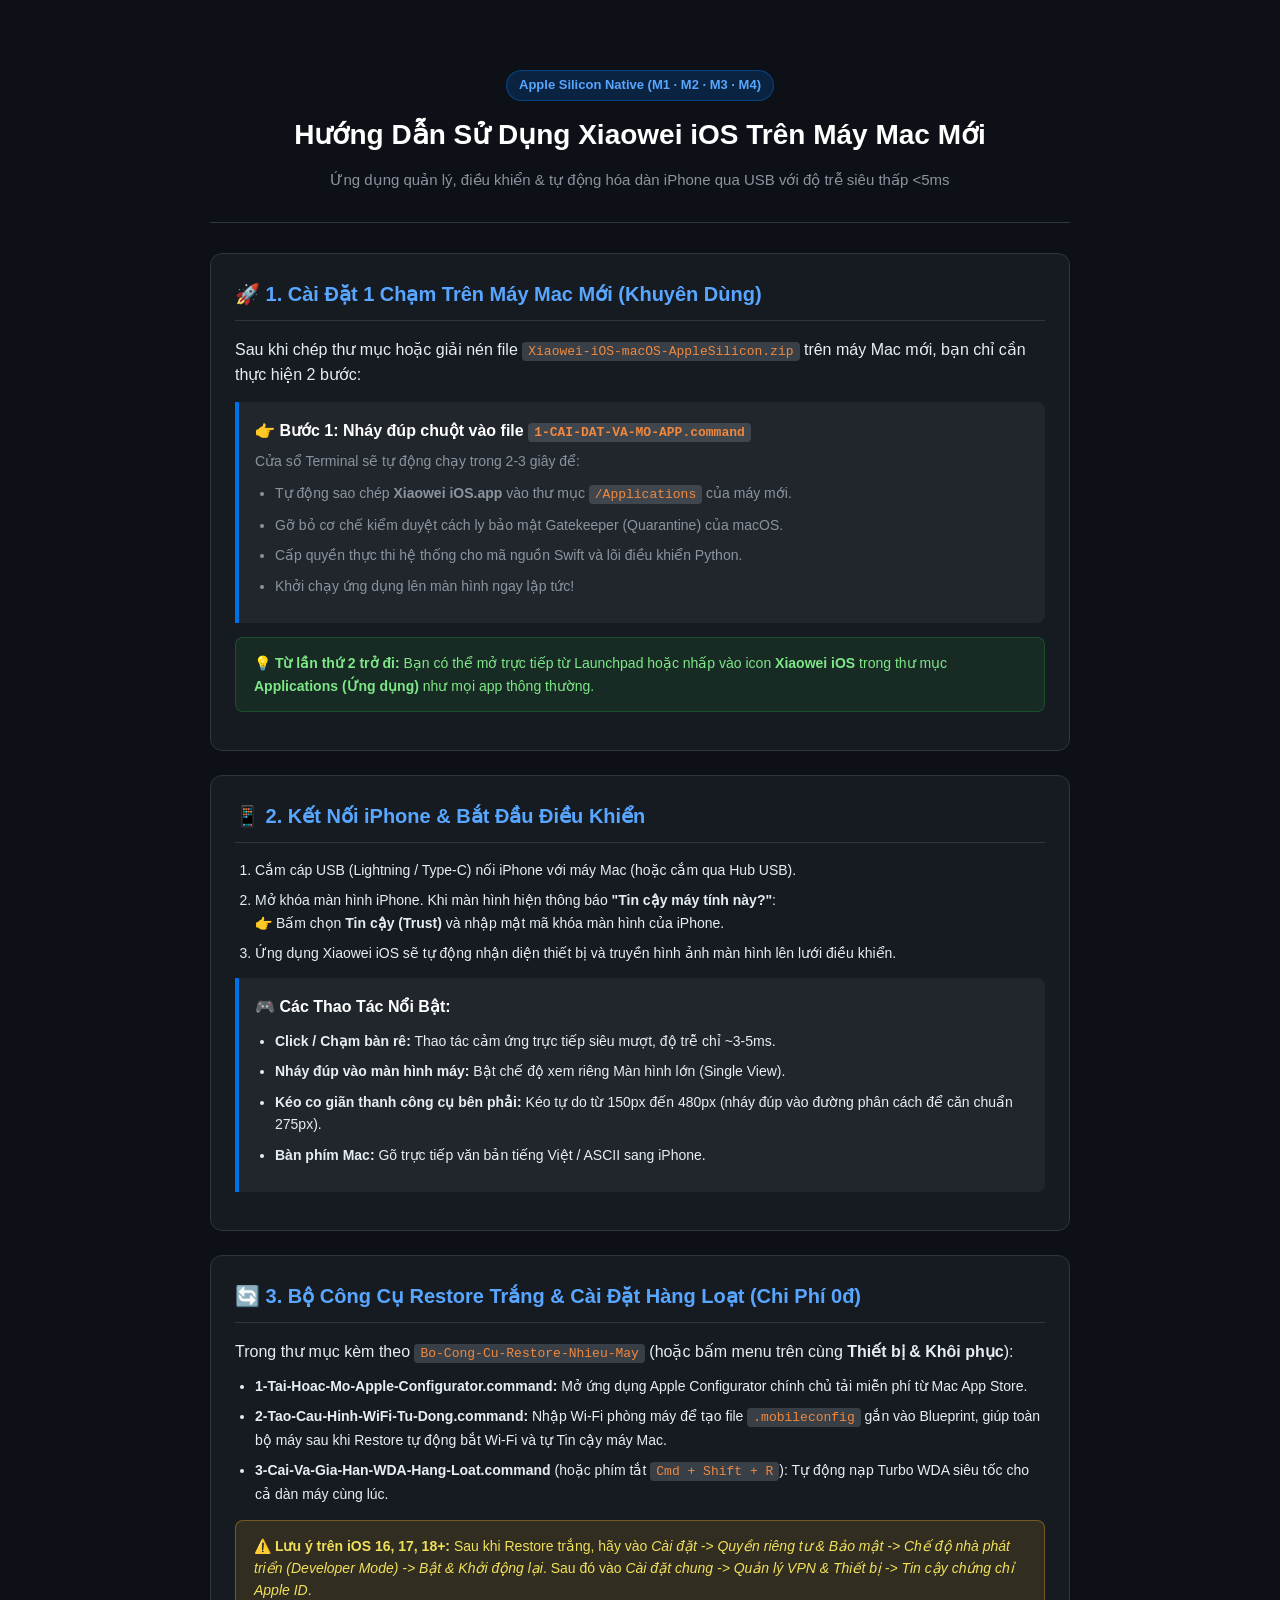
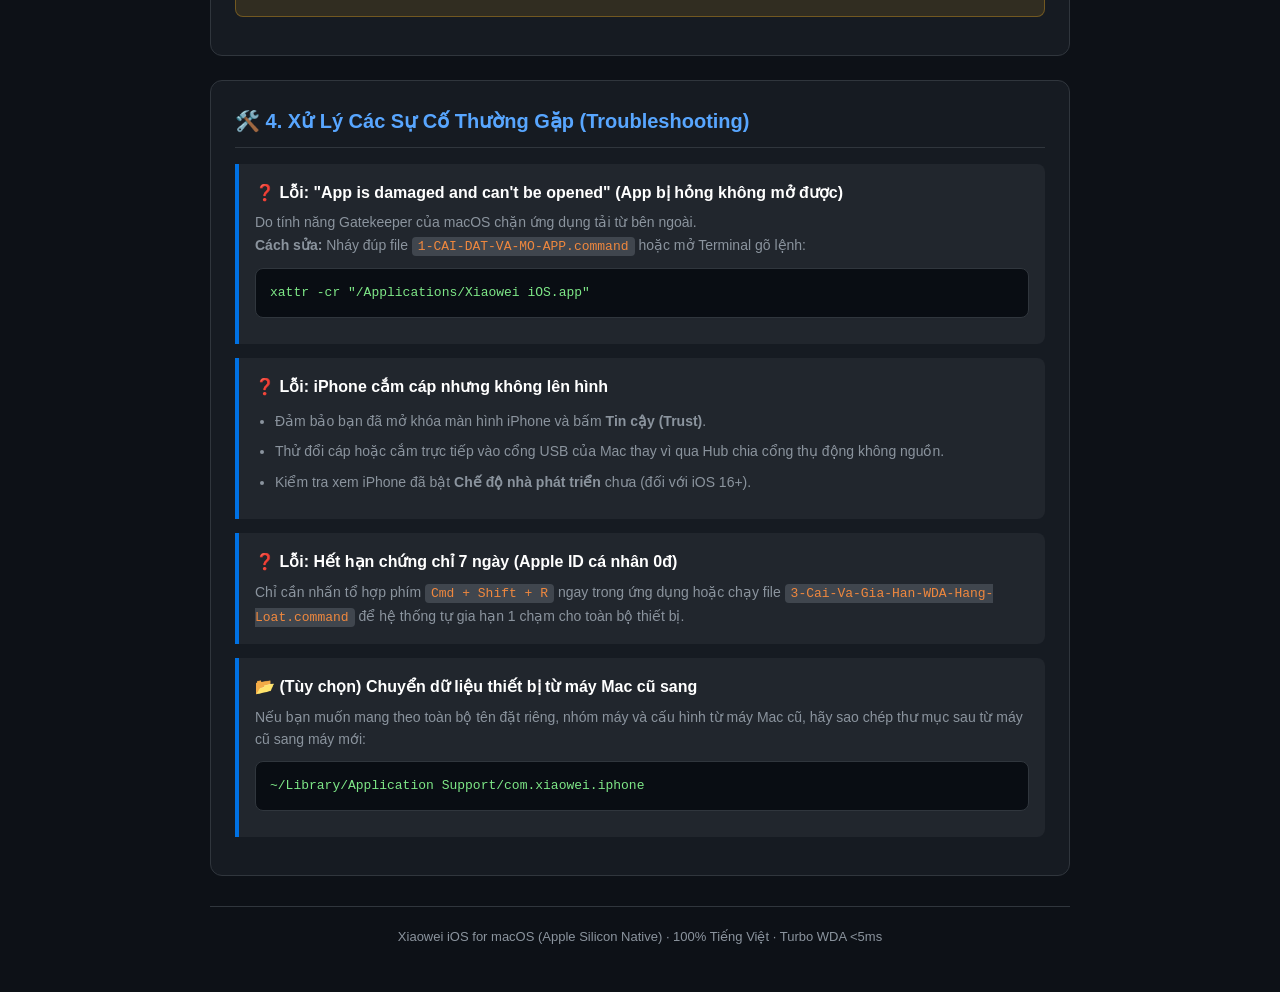
<file: HUONG_DAN_SU_DUNG_MAY_MOI.html>
<!DOCTYPE html>
<html lang="vi">
<head>
  <meta charset="UTF-8">
  <meta name="viewport" content="width=device-width, initial-scale=1.0">
  <title>Hướng Dẫn Sử Dụng Xiaowei iOS Trên Máy Mac Mới</title>
  <style>
    :root {
      --primary: #0071e3;
      --primary-hover: #0077ed;
      --bg: #0d1117;
      --card-bg: #161b22;
      --card-border: #30363d;
      --text: #e6edf3;
      --text-muted: #8b949e;
      --accent: #238636;
      --accent-hover: #2ea043;
      --warning: #d29922;
      --code-bg: #21262d;
    }
    * { box-sizing: border-box; margin: 0; padding: 0; }
    body {
      font-family: -apple-system, BlinkMacSystemFont, "Segoe UI", Roboto, Helvetica, Arial, sans-serif;
      background-color: var(--bg);
      color: var(--text);
      line-height: 1.6;
      padding: 30px 20px;
    }
    .container {
      max-width: 860px;
      margin: 0 auto;
    }
    header {
      text-align: center;
      padding: 40px 20px 30px;
      border-bottom: 1px solid var(--card-border);
      margin-bottom: 30px;
    }
    .badge {
      display: inline-block;
      padding: 4px 12px;
      border-radius: 20px;
      font-size: 13px;
      font-weight: 600;
      background: rgba(0, 113, 227, 0.2);
      color: #58a6ff;
      border: 1px solid rgba(0, 113, 227, 0.4);
      margin-bottom: 12px;
    }
    h1 {
      font-size: 28px;
      font-weight: 700;
      margin-bottom: 10px;
      color: #ffffff;
    }
    .subtitle {
      color: var(--text-muted);
      font-size: 15px;
    }
    .card {
      background: var(--card-bg);
      border: 1px solid var(--card-border);
      border-radius: 12px;
      padding: 24px;
      margin-bottom: 24px;
    }
    .card h2 {
      font-size: 20px;
      color: #58a6ff;
      display: flex;
      align-items: center;
      gap: 10px;
      margin-bottom: 16px;
      border-bottom: 1px solid var(--card-border);
      padding-bottom: 10px;
    }
    .step-box {
      background: var(--code-bg);
      border-left: 4px solid var(--primary);
      padding: 16px;
      border-radius: 0 8px 8px 0;
      margin: 14px 0;
    }
    .step-title {
      font-weight: 600;
      font-size: 16px;
      color: #ffffff;
      margin-bottom: 6px;
    }
    .step-desc {
      color: var(--text-muted);
      font-size: 14px;
    }
    code {
      background: rgba(110, 118, 129, 0.4);
      padding: 2px 6px;
      border-radius: 4px;
      font-family: ui-monospace, SFMono-Regular, Menlo, monospace;
      font-size: 13px;
      color: #f0883e;
    }
    pre {
      background: #090d13;
      padding: 14px;
      border-radius: 8px;
      overflow-x: auto;
      font-family: ui-monospace, SFMono-Regular, Menlo, monospace;
      font-size: 13px;
      color: #7ee787;
      margin: 10px 0;
      border: 1px solid #30363d;
    }
    ul, ol {
      padding-left: 20px;
      margin: 10px 0;
    }
    li {
      margin-bottom: 8px;
      font-size: 14px;
    }
    .alert-box {
      background: rgba(210, 153, 34, 0.15);
      border: 1px solid rgba(210, 153, 34, 0.4);
      border-radius: 8px;
      padding: 14px 18px;
      margin: 14px 0;
      font-size: 14px;
      color: #f1e05a;
    }
    .tip-box {
      background: rgba(35, 134, 54, 0.15);
      border: 1px solid rgba(35, 134, 54, 0.4);
      border-radius: 8px;
      padding: 14px 18px;
      margin: 14px 0;
      font-size: 14px;
      color: #7ee787;
    }
    footer {
      text-align: center;
      padding: 20px;
      color: var(--text-muted);
      font-size: 13px;
      border-top: 1px solid var(--card-border);
      margin-top: 30px;
    }
  </style>
</head>
<body>
  <div class="container">
    <header>
      <div class="badge">Apple Silicon Native (M1 · M2 · M3 · M4)</div>
      <h1>Hướng Dẫn Sử Dụng Xiaowei iOS Trên Máy Mac Mới</h1>
      <p class="subtitle">Ứng dụng quản lý, điều khiển & tự động hóa dàn iPhone qua USB với độ trễ siêu thấp &lt;5ms</p>
    </header>

    <div class="card">
      <h2>🚀 1. Cài Đặt 1 Chạm Trên Máy Mac Mới (Khuyên Dùng)</h2>
      <p>Sau khi chép thư mục hoặc giải nén file <code>Xiaowei-iOS-macOS-AppleSilicon.zip</code> trên máy Mac mới, bạn chỉ cần thực hiện 2 bước:</p>
      
      <div class="step-box">
        <div class="step-title">👉 Bước 1: Nháy đúp chuột vào file <code>1-CAI-DAT-VA-MO-APP.command</code></div>
        <div class="step-desc">
          Cửa sổ Terminal sẽ tự động chạy trong 2-3 giây để:
          <ul>
            <li>Tự động sao chép <b>Xiaowei iOS.app</b> vào thư mục <code>/Applications</code> của máy mới.</li>
            <li>Gỡ bỏ cơ chế kiểm duyệt cách ly bảo mật Gatekeeper (Quarantine) của macOS.</li>
            <li>Cấp quyền thực thi hệ thống cho mã nguồn Swift và lõi điều khiển Python.</li>
            <li>Khởi chạy ứng dụng lên màn hình ngay lập tức!</li>
          </ul>
        </div>
      </div>

      <div class="tip-box">
        💡 <b>Từ lần thứ 2 trở đi:</b> Bạn có thể mở trực tiếp từ Launchpad hoặc nhấp vào icon <b>Xiaowei iOS</b> trong thư mục <b>Applications (Ứng dụng)</b> như mọi app thông thường.
      </div>
    </div>

    <div class="card">
      <h2>📱 2. Kết Nối iPhone & Bắt Đầu Điều Khiển</h2>
      <ol>
        <li>Cắm cáp USB (Lightning / Type-C) nối iPhone với máy Mac (hoặc cắm qua Hub USB).</li>
        <li>Mở khóa màn hình iPhone. Khi màn hình hiện thông báo <b>"Tin cậy máy tính này?"</b>:
          <br>👉 Bấm chọn <b>Tin cậy (Trust)</b> và nhập mật mã khóa màn hình của iPhone.
        </li>
        <li>Ứng dụng Xiaowei iOS sẽ tự động nhận diện thiết bị và truyền hình ảnh màn hình lên lưới điều khiển.</li>
      </ol>

      <div class="step-box">
        <div class="step-title">🎮 Các Thao Tác Nổi Bật:</div>
        <ul>
          <li><b>Click / Chạm bàn rê:</b> Thao tác cảm ứng trực tiếp siêu mượt, độ trễ chỉ ~3-5ms.</li>
          <li><b>Nháy đúp vào màn hình máy:</b> Bật chế độ xem riêng Màn hình lớn (Single View).</li>
          <li><b>Kéo co giãn thanh công cụ bên phải:</b> Kéo tự do từ 150px đến 480px (nháy đúp vào đường phân cách để căn chuẩn 275px).</li>
          <li><b>Bàn phím Mac:</b> Gõ trực tiếp văn bản tiếng Việt / ASCII sang iPhone.</li>
        </ul>
      </div>
    </div>

    <div class="card">
      <h2>🔄 3. Bộ Công Cụ Restore Trắng & Cài Đặt Hàng Loạt (Chi Phí 0đ)</h2>
      <p>Trong thư mục kèm theo <code>Bo-Cong-Cu-Restore-Nhieu-May</code> (hoặc bấm menu trên cùng <b>Thiết bị & Khôi phục</b>):</p>
      
      <ul>
        <li><b>1-Tai-Hoac-Mo-Apple-Configurator.command:</b> Mở ứng dụng Apple Configurator chính chủ tải miễn phí từ Mac App Store.</li>
        <li><b>2-Tao-Cau-Hinh-WiFi-Tu-Dong.command:</b> Nhập Wi-Fi phòng máy để tạo file <code>.mobileconfig</code> gắn vào Blueprint, giúp toàn bộ máy sau khi Restore tự động bắt Wi-Fi và tự Tin cậy máy Mac.</li>
        <li><b>3-Cai-Va-Gia-Han-WDA-Hang-Loat.command</b> (hoặc phím tắt <code>Cmd + Shift + R</code>): Tự động nạp Turbo WDA siêu tốc cho cả dàn máy cùng lúc.</li>
      </ul>

      <div class="alert-box">
        ⚠️ <b>Lưu ý trên iOS 16, 17, 18+:</b> Sau khi Restore trắng, hãy vào <i>Cài đặt -> Quyền riêng tư & Bảo mật -> Chế độ nhà phát triển (Developer Mode) -> Bật & Khởi động lại</i>. Sau đó vào <i>Cài đặt chung -> Quản lý VPN & Thiết bị -> Tin cậy chứng chỉ Apple ID</i>.
      </div>
    </div>

    <div class="card">
      <h2>🛠️ 4. Xử Lý Các Sự Cố Thường Gặp (Troubleshooting)</h2>
      
      <div class="step-box">
        <div class="step-title">❓ Lỗi: "App is damaged and can't be opened" (App bị hỏng không mở được)</div>
        <div class="step-desc">
          Do tính năng Gatekeeper của macOS chặn ứng dụng tải từ bên ngoài.
          <br><b>Cách sửa:</b> Nháy đúp file <code>1-CAI-DAT-VA-MO-APP.command</code> hoặc mở Terminal gõ lệnh:
          <pre>xattr -cr "/Applications/Xiaowei iOS.app"</pre>
        </div>
      </div>

      <div class="step-box">
        <div class="step-title">❓ Lỗi: iPhone cắm cáp nhưng không lên hình</div>
        <div class="step-desc">
          <ul>
            <li>Đảm bảo bạn đã mở khóa màn hình iPhone và bấm <b>Tin cậy (Trust)</b>.</li>
            <li>Thử đổi cáp hoặc cắm trực tiếp vào cổng USB của Mac thay vì qua Hub chia cổng thụ động không nguồn.</li>
            <li>Kiểm tra xem iPhone đã bật <b>Chế độ nhà phát triển</b> chưa (đối với iOS 16+).</li>
          </ul>
        </div>
      </div>

      <div class="step-box">
        <div class="step-title">❓ Lỗi: Hết hạn chứng chỉ 7 ngày (Apple ID cá nhân 0đ)</div>
        <div class="step-desc">
          Chỉ cần nhấn tổ hợp phím <code>Cmd + Shift + R</code> ngay trong ứng dụng hoặc chạy file <code>3-Cai-Va-Gia-Han-WDA-Hang-Loat.command</code> để hệ thống tự gia hạn 1 chạm cho toàn bộ thiết bị.
        </div>
      </div>

      <div class="step-box">
        <div class="step-title">📂 (Tùy chọn) Chuyển dữ liệu thiết bị từ máy Mac cũ sang</div>
        <div class="step-desc">
          Nếu bạn muốn mang theo toàn bộ tên đặt riêng, nhóm máy và cấu hình từ máy Mac cũ, hãy sao chép thư mục sau từ máy cũ sang máy mới:
          <pre>~/Library/Application Support/com.xiaowei.iphone</pre>
        </div>
      </div>
    </div>

    <footer>
      Xiaowei iOS for macOS (Apple Silicon Native) · 100% Tiếng Việt · Turbo WDA &lt;5ms
    </footer>
  </div>
</body>
</html>
</file>
